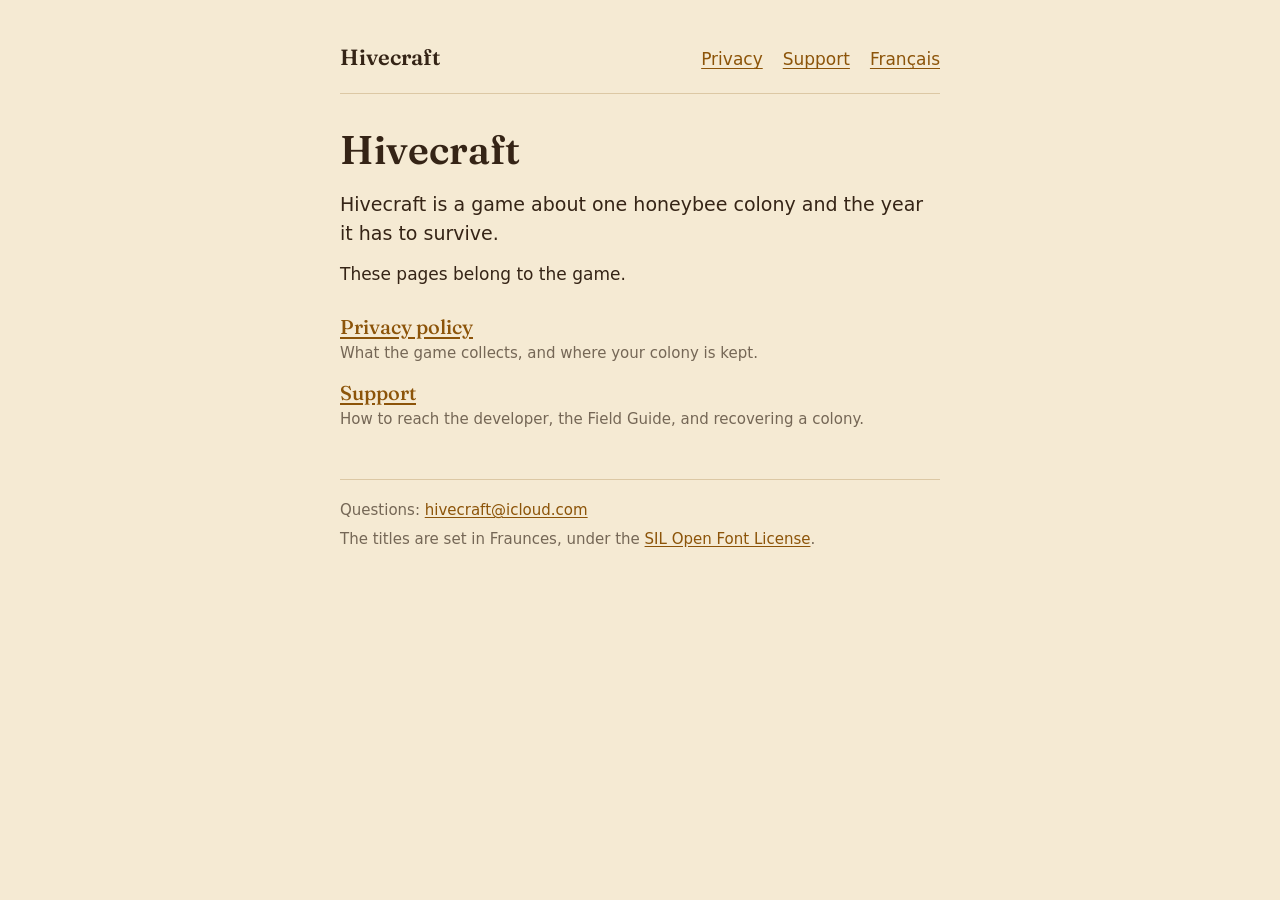
<file: index.html>
<!doctype html>
<html lang="en">
<head>
  <meta charset="utf-8">
  <meta name="viewport" content="width=device-width, initial-scale=1">
  <meta name="color-scheme" content="light dark">
  <title>Hivecraft</title>
  <meta name="description" content="Hivecraft is a game about one honeybee colony and the year it has to survive.">
  <link rel="stylesheet" href="style.css">
  <link rel="alternate" hreflang="fr" href="fr/index.html">
</head>
<body>
<div class="page">
  <header class="site">
    <a class="name" href="index.html">Hivecraft</a>
    <nav aria-label="Pages"><ul>
      <li><a href="privacy.html">Privacy</a></li>
      <li><a href="support.html">Support</a></li>
      <li><a href="fr/index.html" hreflang="fr" lang="fr">Français</a></li>
    </ul></nav>
  </header>
  <main>
    <h1>Hivecraft</h1>
    <p class="lede">Hivecraft is a game about one honeybee colony and the year it has to survive.</p>
    <p>These pages belong to the game.</p>
    <ul class="pages">
      <li><a href="privacy.html">Privacy policy</a><span>What the game collects, and where your colony is kept.</span></li>
      <li><a href="support.html">Support</a><span>How to reach the developer, the Field Guide, and recovering a colony.</span></li>
    </ul>
  </main>
  <footer class="site">
<p>Questions: <a href="mailto:hivecraft@icloud.com">hivecraft@icloud.com</a></p>
<p>The titles are set in Fraunces, under the <a href="OFL.txt">SIL Open Font License</a>.</p>
  </footer>
</div>
</body>
</html>
</file>
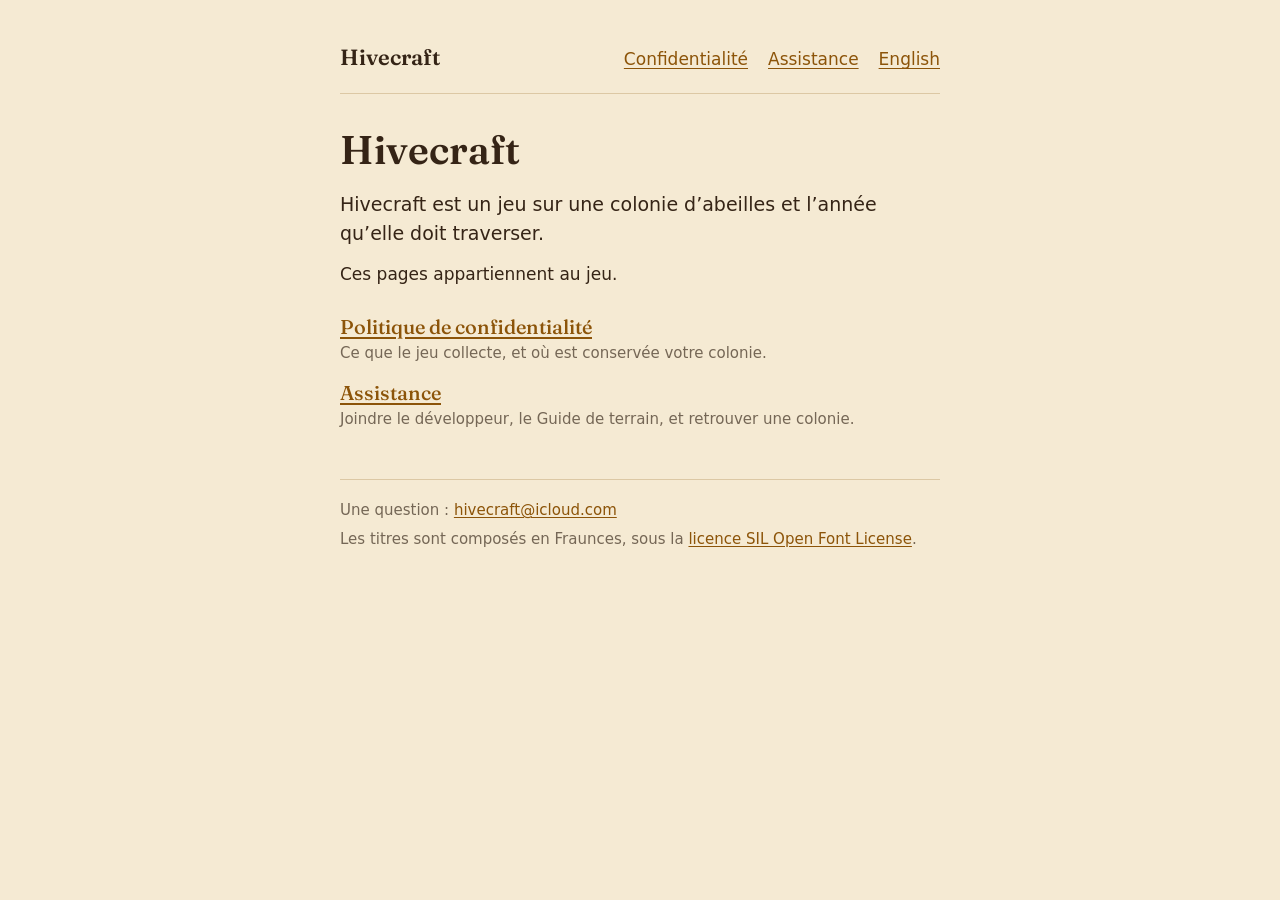
<file: fr/index.html>
<!doctype html>
<html lang="fr">
<head>
  <meta charset="utf-8">
  <meta name="viewport" content="width=device-width, initial-scale=1">
  <meta name="color-scheme" content="light dark">
  <title>Hivecraft</title>
  <meta name="description" content="Hivecraft est un jeu sur une colonie d’abeilles et l’année qu’elle doit traverser.">
  <link rel="stylesheet" href="../style.css">
  <link rel="alternate" hreflang="en" href="../index.html">
</head>
<body>
<div class="page">
  <header class="site">
    <a class="name" href="index.html">Hivecraft</a>
    <nav aria-label="Pages"><ul>
      <li><a href="privacy.html">Confidentialité</a></li>
      <li><a href="support.html">Assistance</a></li>
      <li><a href="../index.html" hreflang="en" lang="en">English</a></li>
    </ul></nav>
  </header>
  <main>
    <h1>Hivecraft</h1>
    <p class="lede">Hivecraft est un jeu sur une colonie d&rsquo;abeilles et l&rsquo;année qu&rsquo;elle doit traverser.</p>
    <p>Ces pages appartiennent au jeu.</p>
    <ul class="pages">
      <li><a href="privacy.html">Politique de confidentialité</a><span>Ce que le jeu collecte, et où est conservée votre colonie.</span></li>
      <li><a href="support.html">Assistance</a><span>Joindre le développeur, le Guide de terrain, et retrouver une colonie.</span></li>
    </ul>
  </main>
  <footer class="site">
<p>Une question&nbsp;: <a href="mailto:hivecraft@icloud.com">hivecraft@icloud.com</a></p>
<p>Les titres sont composés en Fraunces, sous la <a href="../OFL.txt">licence SIL Open Font License</a>.</p>
  </footer>
</div>
</body>
</html>
</file>
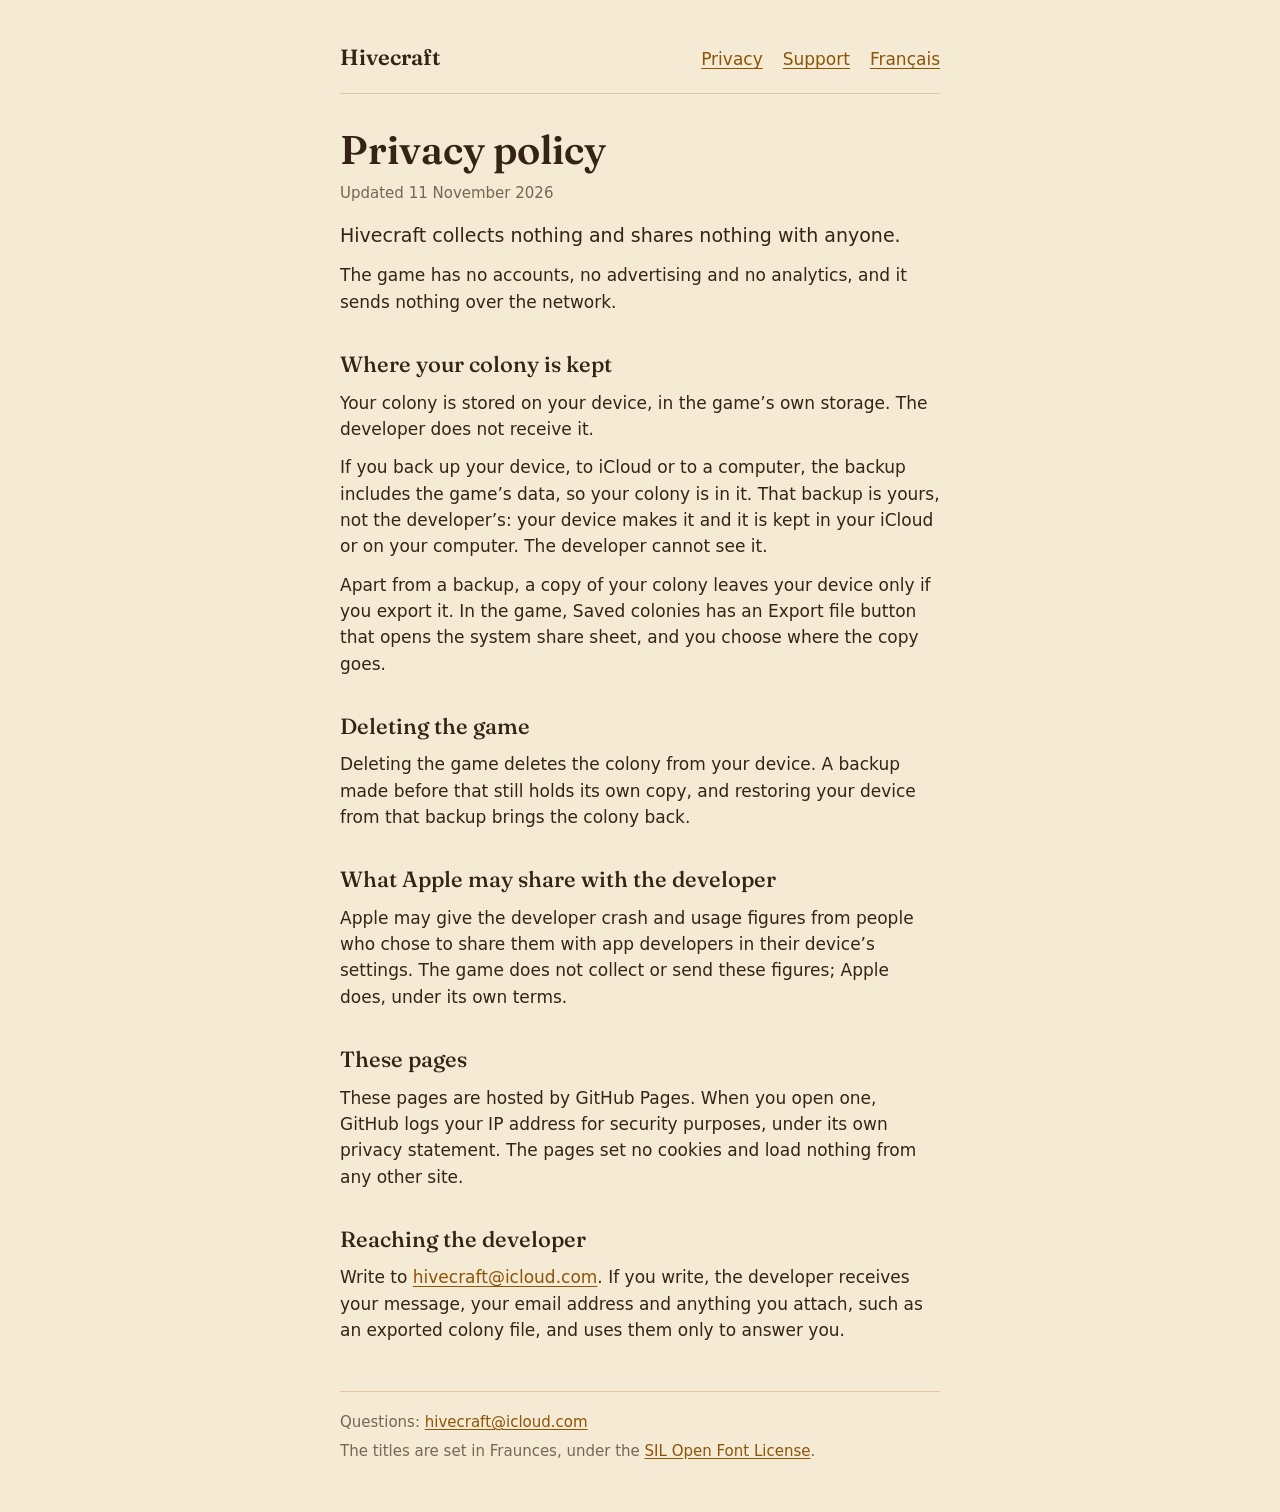
<file: privacy.html>
<!doctype html>
<html lang="en">
<head>
  <meta charset="utf-8">
  <meta name="viewport" content="width=device-width, initial-scale=1">
  <meta name="color-scheme" content="light dark">
  <title>Privacy policy · Hivecraft</title>
  <meta name="description" content="Hivecraft collects nothing and shares nothing with anyone. Where your colony is kept, and what a backup does.">
  <link rel="stylesheet" href="style.css">
  <link rel="alternate" hreflang="fr" href="fr/privacy.html">
</head>
<body>
<div class="page">
  <header class="site">
    <a class="name" href="index.html">Hivecraft</a>
    <nav aria-label="Pages"><ul>
      <li><a href="privacy.html">Privacy</a></li>
      <li><a href="support.html">Support</a></li>
      <li><a href="fr/privacy.html" hreflang="fr" lang="fr">Français</a></li>
    </ul></nav>
  </header>
  <main>
    <h1>Privacy policy</h1>
    <p class="updated">Updated <time datetime="2026-11-11">11 November 2026</time></p>
    <p class="lede">Hivecraft collects nothing and shares nothing with anyone.</p>
    <p>The game has no accounts, no advertising and no analytics, and it sends nothing over the network.</p>

    <h2>Where your colony is kept</h2>
    <p>Your colony is stored on your device, in the game&rsquo;s own storage. The developer does not receive it.</p>
    <p>If you back up your device, to iCloud or to a computer, the backup includes the game&rsquo;s data, so your colony is in it. That backup is yours, not the developer&rsquo;s: your device makes it and it is kept in your iCloud or on your computer. The developer cannot see it.</p>
    <p>Apart from a backup, a copy of your colony leaves your device only if you export it. In the game, Saved colonies has an Export file button that opens the system share sheet, and you choose where the copy goes.</p>

    <h2>Deleting the game</h2>
    <p>Deleting the game deletes the colony from your device. A backup made before that still holds its own copy, and restoring your device from that backup brings the colony back.</p>

    <h2>What Apple may share with the developer</h2>
    <p>Apple may give the developer crash and usage figures from people who chose to share them with app developers in their device&rsquo;s settings. The game does not collect or send these figures; Apple does, under its own terms.</p>

    <h2>These pages</h2>
    <p>These pages are hosted by GitHub Pages. When you open one, GitHub logs your IP address for security purposes, under its own privacy statement. The pages set no cookies and load nothing from any other site.</p>

    <h2>Reaching the developer</h2>
    <p>Write to <a href="mailto:hivecraft@icloud.com">hivecraft@icloud.com</a>. If you write, the developer receives your message, your email address and anything you attach, such as an exported colony file, and uses them only to answer you.</p>
  </main>
  <footer class="site">
<p>Questions: <a href="mailto:hivecraft@icloud.com">hivecraft@icloud.com</a></p>
<p>The titles are set in Fraunces, under the <a href="OFL.txt">SIL Open Font License</a>.</p>
  </footer>
</div>
</body>
</html>
</file>
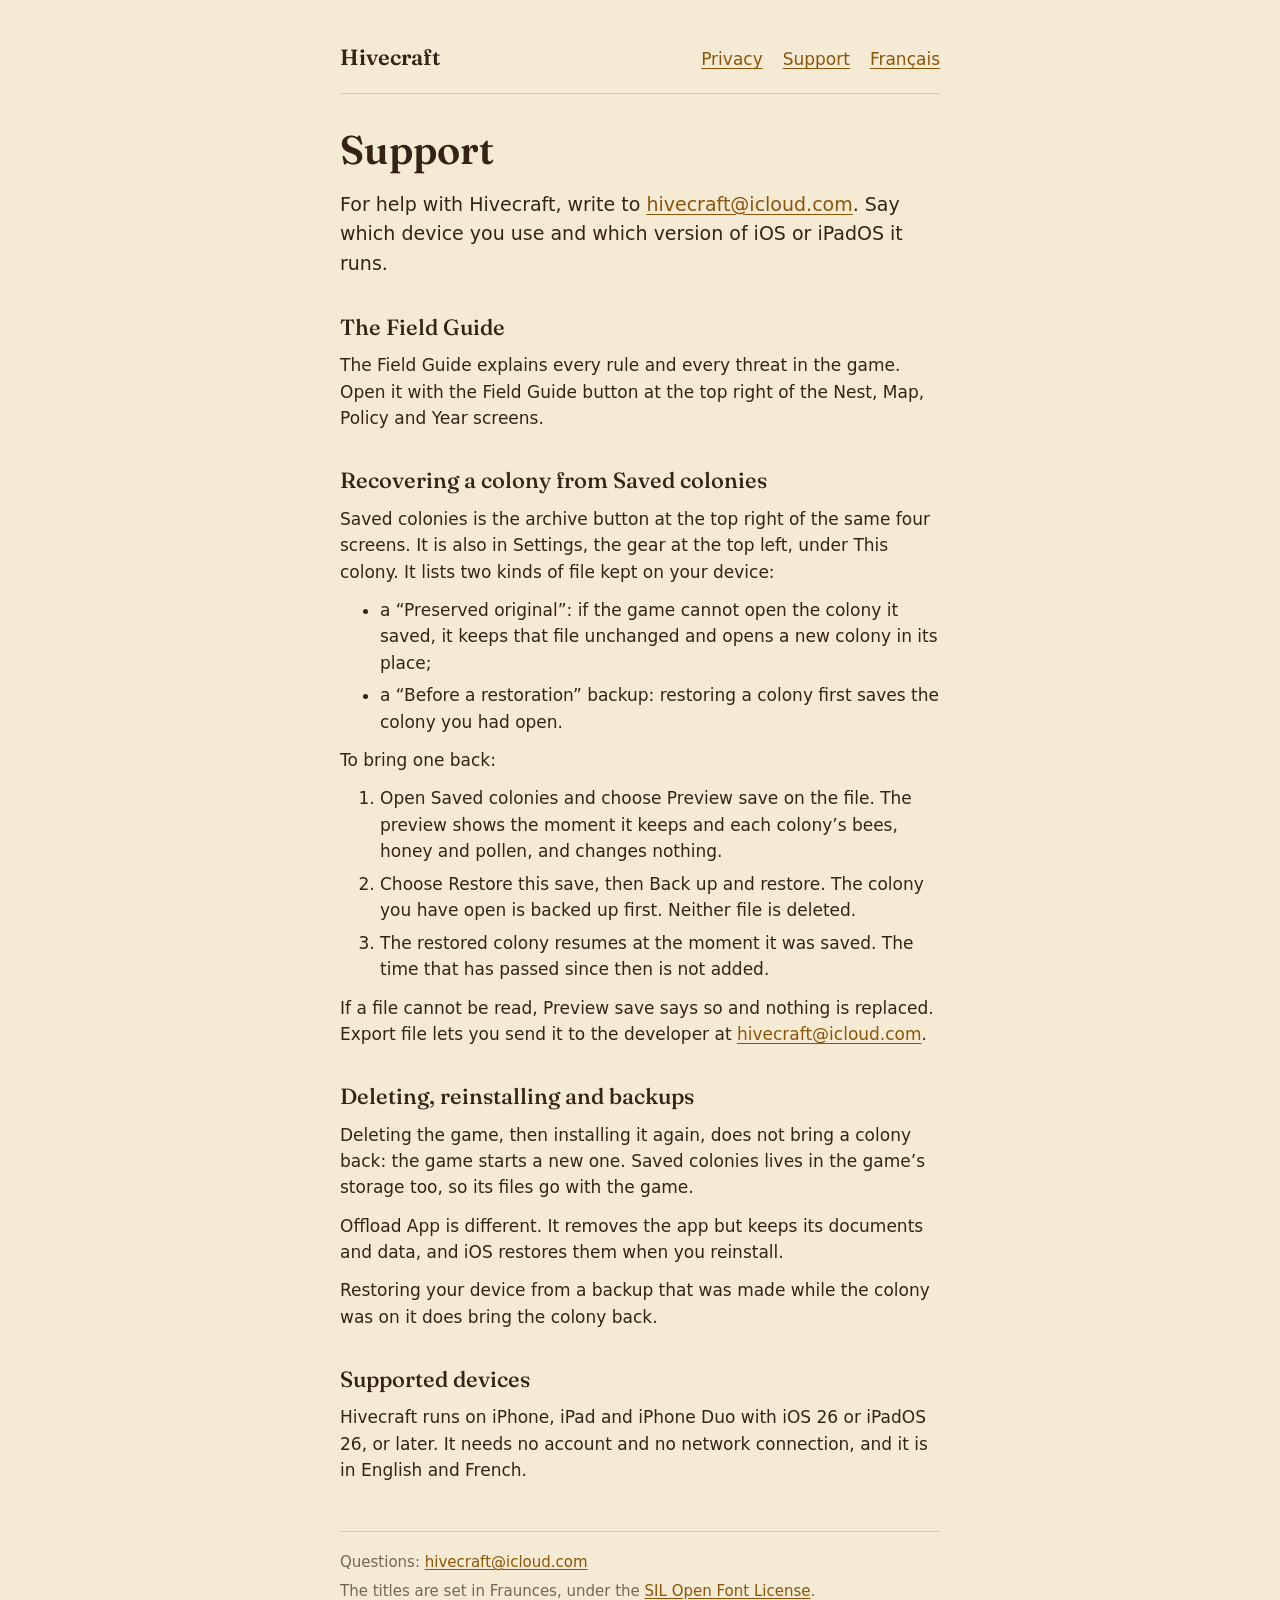
<file: support.html>
<!doctype html>
<html lang="en">
<head>
  <meta charset="utf-8">
  <meta name="viewport" content="width=device-width, initial-scale=1">
  <meta name="color-scheme" content="light dark">
  <title>Support · Hivecraft</title>
  <meta name="description" content="Support for Hivecraft: how to reach the developer, the Field Guide, recovering a colony, and supported devices.">
  <link rel="stylesheet" href="style.css">
  <link rel="alternate" hreflang="fr" href="fr/support.html">
</head>
<body>
<div class="page">
  <header class="site">
    <a class="name" href="index.html">Hivecraft</a>
    <nav aria-label="Pages"><ul>
      <li><a href="privacy.html">Privacy</a></li>
      <li><a href="support.html">Support</a></li>
      <li><a href="fr/support.html" hreflang="fr" lang="fr">Français</a></li>
    </ul></nav>
  </header>
  <main>
    <h1>Support</h1>
    <p class="lede">For help with Hivecraft, write to <a href="mailto:hivecraft@icloud.com">hivecraft@icloud.com</a>. Say which device you use and which version of iOS or iPadOS it runs.</p>

    <h2>The Field Guide</h2>
    <p>The Field Guide explains every rule and every threat in the game. Open it with the Field Guide button at the top right of the Nest, Map, Policy and Year screens.</p>

    <h2>Recovering a colony from Saved colonies</h2>
    <p>Saved colonies is the archive button at the top right of the same four screens. It is also in Settings, the gear at the top left, under This colony. It lists two kinds of file kept on your device:</p>
    <ul>
      <li>a &ldquo;Preserved original&rdquo;: if the game cannot open the colony it saved, it keeps that file unchanged and opens a new colony in its place;</li>
      <li>a &ldquo;Before a restoration&rdquo; backup: restoring a colony first saves the colony you had open.</li>
    </ul>
    <p>To bring one back:</p>
    <ol>
      <li>Open Saved colonies and choose Preview save on the file. The preview shows the moment it keeps and each colony&rsquo;s bees, honey and pollen, and changes nothing.</li>
      <li>Choose Restore this save, then Back up and restore. The colony you have open is backed up first. Neither file is deleted.</li>
      <li>The restored colony resumes at the moment it was saved. The time that has passed since then is not added.</li>
    </ol>
    <p>If a file cannot be read, Preview save says so and nothing is replaced. Export file lets you send it to the developer at <a href="mailto:hivecraft@icloud.com">hivecraft@icloud.com</a>.</p>

    <h2>Deleting, reinstalling and backups</h2>
    <p>Deleting the game, then installing it again, does not bring a colony back: the game starts a new one. Saved colonies lives in the game&rsquo;s storage too, so its files go with the game.</p>
    <p>Offload App is different. It removes the app but keeps its documents and data, and iOS restores them when you reinstall.</p>
    <p>Restoring your device from a backup that was made while the colony was on it does bring the colony back.</p>

    <h2>Supported devices</h2>
    <p>Hivecraft runs on iPhone, iPad and iPhone Duo with iOS 26 or iPadOS 26, or later. It needs no account and no network connection, and it is in English and French.</p>
  </main>
  <footer class="site">
<p>Questions: <a href="mailto:hivecraft@icloud.com">hivecraft@icloud.com</a></p>
<p>The titles are set in Fraunces, under the <a href="OFL.txt">SIL Open Font License</a>.</p>
  </footer>
</div>
</body>
</html>
</file>
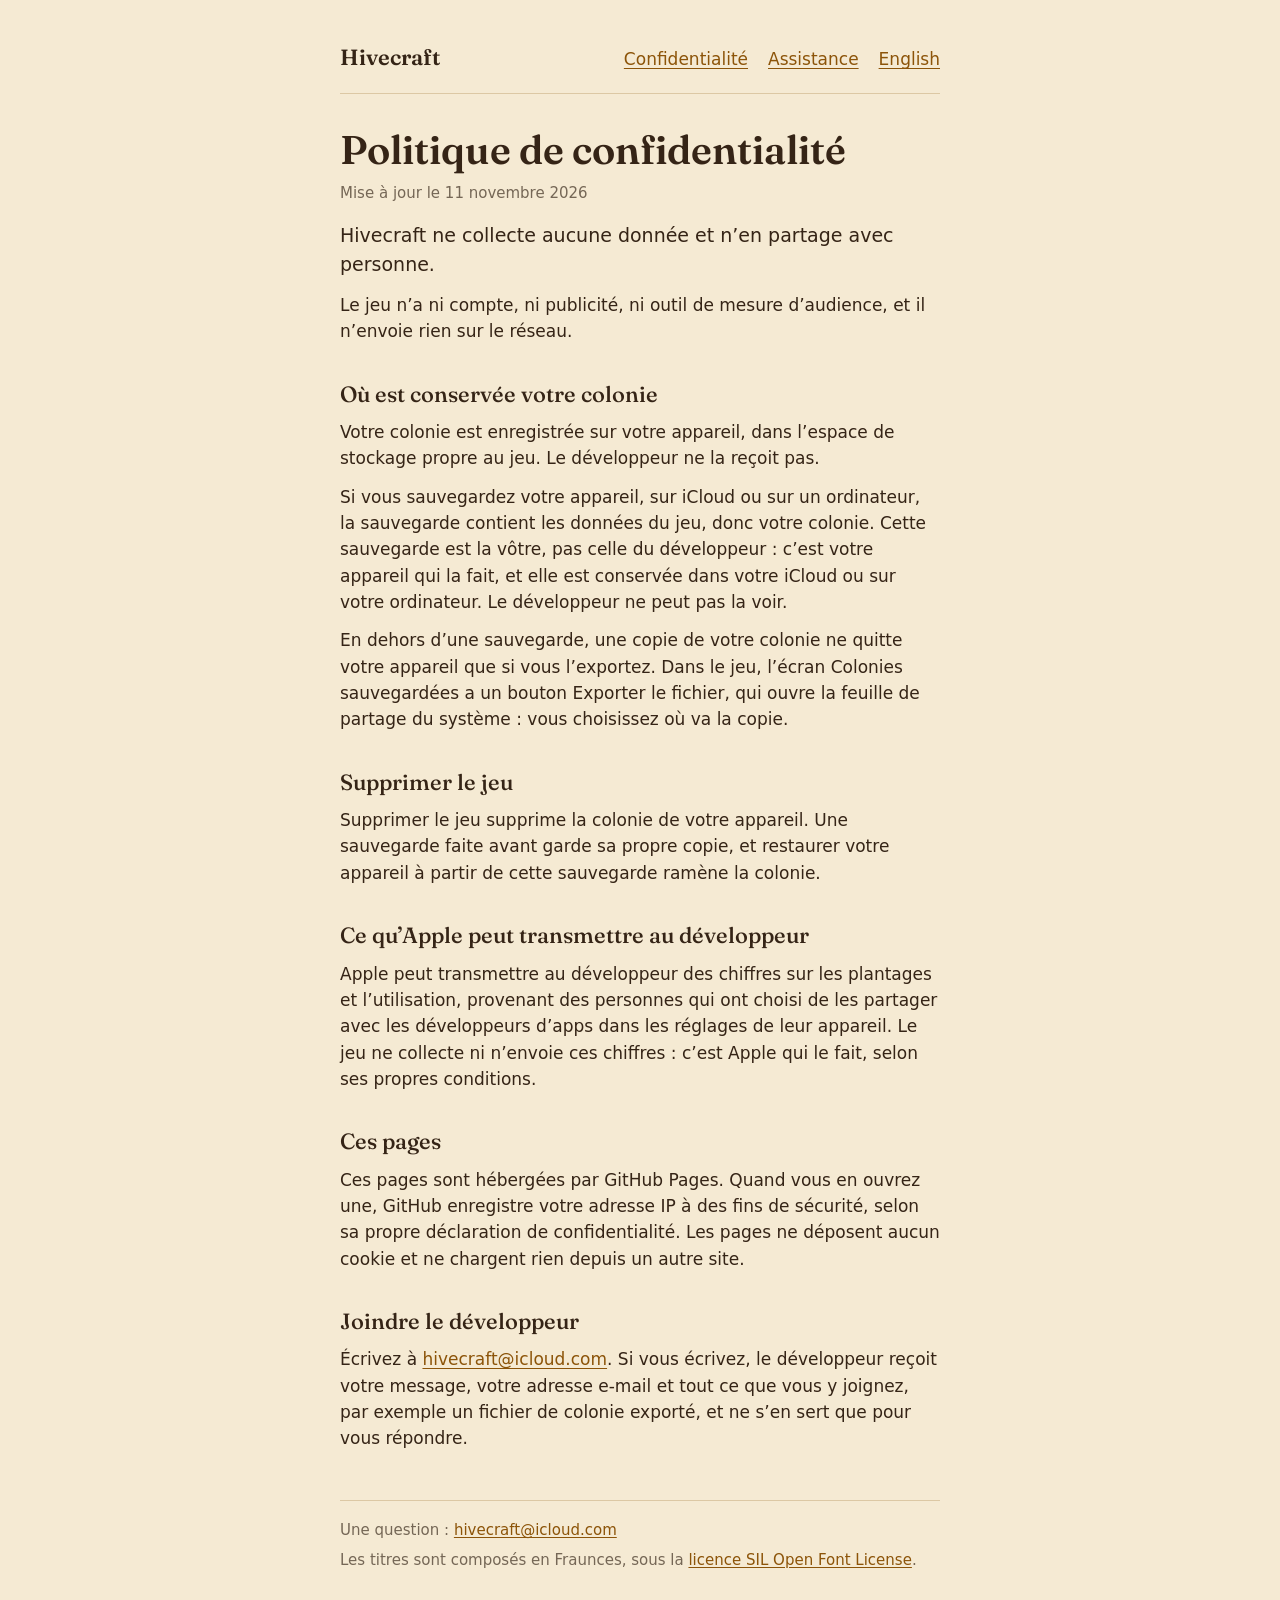
<file: fr/privacy.html>
<!doctype html>
<html lang="fr">
<head>
  <meta charset="utf-8">
  <meta name="viewport" content="width=device-width, initial-scale=1">
  <meta name="color-scheme" content="light dark">
  <title>Politique de confidentialité · Hivecraft</title>
  <meta name="description" content="Hivecraft ne collecte aucune donnée et n’en partage avec personne. Où est conservée votre colonie, et ce que fait une sauvegarde.">
  <link rel="stylesheet" href="../style.css">
  <link rel="alternate" hreflang="en" href="../privacy.html">
</head>
<body>
<div class="page">
  <header class="site">
    <a class="name" href="index.html">Hivecraft</a>
    <nav aria-label="Pages"><ul>
      <li><a href="privacy.html">Confidentialité</a></li>
      <li><a href="support.html">Assistance</a></li>
      <li><a href="../privacy.html" hreflang="en" lang="en">English</a></li>
    </ul></nav>
  </header>
  <main>
    <h1>Politique de confidentialité</h1>
    <p class="updated">Mise à jour le <time datetime="2026-11-11">11 novembre 2026</time></p>
    <p class="lede">Hivecraft ne collecte aucune donnée et n&rsquo;en partage avec personne.</p>
    <p>Le jeu n&rsquo;a ni compte, ni publicité, ni outil de mesure d&rsquo;audience, et il n&rsquo;envoie rien sur le réseau.</p>

    <h2>Où est conservée votre colonie</h2>
    <p>Votre colonie est enregistrée sur votre appareil, dans l&rsquo;espace de stockage propre au jeu. Le développeur ne la reçoit pas.</p>
    <p>Si vous sauvegardez votre appareil, sur iCloud ou sur un ordinateur, la sauvegarde contient les données du jeu, donc votre colonie. Cette sauvegarde est la vôtre, pas celle du développeur&nbsp;: c&rsquo;est votre appareil qui la fait, et elle est conservée dans votre iCloud ou sur votre ordinateur. Le développeur ne peut pas la voir.</p>
    <p>En dehors d&rsquo;une sauvegarde, une copie de votre colonie ne quitte votre appareil que si vous l&rsquo;exportez. Dans le jeu, l&rsquo;écran Colonies sauvegardées a un bouton Exporter le fichier, qui ouvre la feuille de partage du système&nbsp;: vous choisissez où va la copie.</p>

    <h2>Supprimer le jeu</h2>
    <p>Supprimer le jeu supprime la colonie de votre appareil. Une sauvegarde faite avant garde sa propre copie, et restaurer votre appareil à partir de cette sauvegarde ramène la colonie.</p>

    <h2>Ce qu&rsquo;Apple peut transmettre au développeur</h2>
    <p>Apple peut transmettre au développeur des chiffres sur les plantages et l&rsquo;utilisation, provenant des personnes qui ont choisi de les partager avec les développeurs d&rsquo;apps dans les réglages de leur appareil. Le jeu ne collecte ni n&rsquo;envoie ces chiffres&nbsp;: c&rsquo;est Apple qui le fait, selon ses propres conditions.</p>

    <h2>Ces pages</h2>
    <p>Ces pages sont hébergées par GitHub Pages. Quand vous en ouvrez une, GitHub enregistre votre adresse IP à des fins de sécurité, selon sa propre déclaration de confidentialité. Les pages ne déposent aucun cookie et ne chargent rien depuis un autre site.</p>

    <h2>Joindre le développeur</h2>
    <p>Écrivez à <a href="mailto:hivecraft@icloud.com">hivecraft@icloud.com</a>. Si vous écrivez, le développeur reçoit votre message, votre adresse e-mail et tout ce que vous y joignez, par exemple un fichier de colonie exporté, et ne s&rsquo;en sert que pour vous répondre.</p>
  </main>
  <footer class="site">
<p>Une question&nbsp;: <a href="mailto:hivecraft@icloud.com">hivecraft@icloud.com</a></p>
<p>Les titres sont composés en Fraunces, sous la <a href="../OFL.txt">licence SIL Open Font License</a>.</p>
  </footer>
</div>
</body>
</html>
</file>
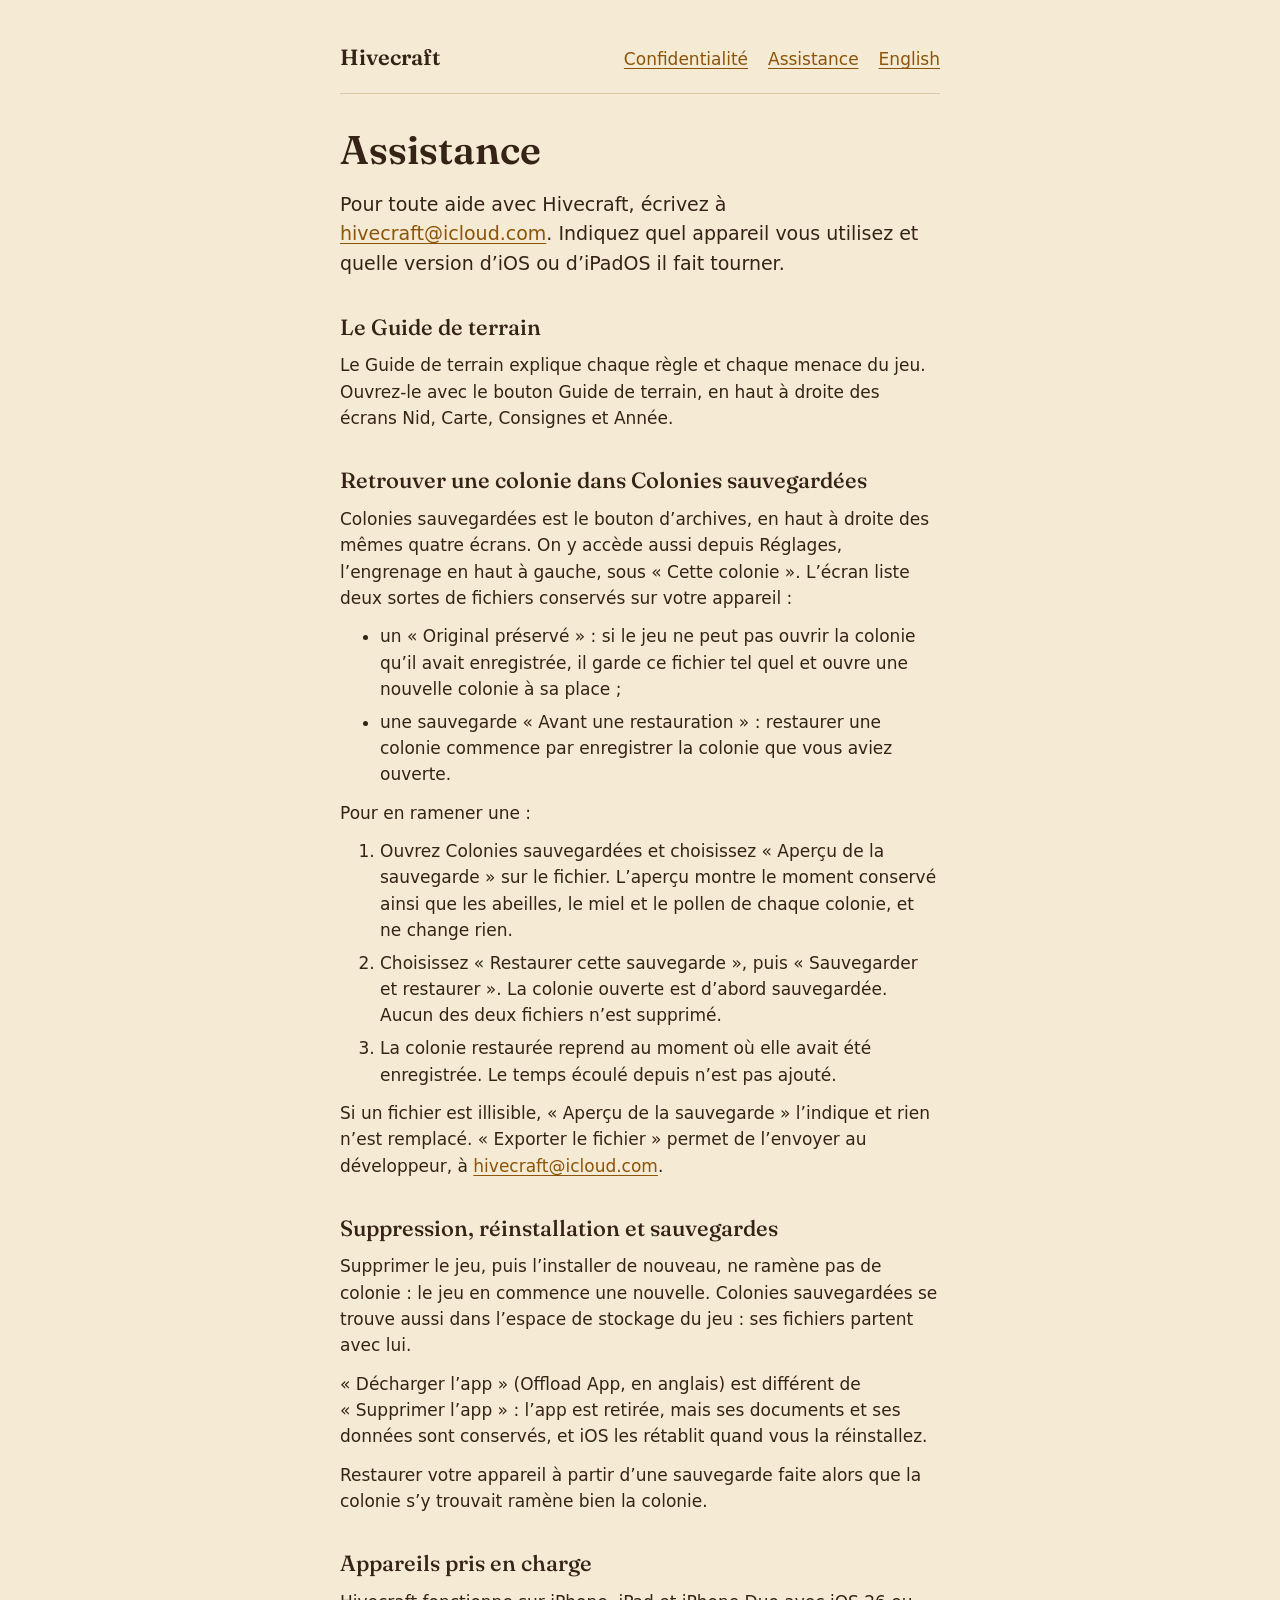
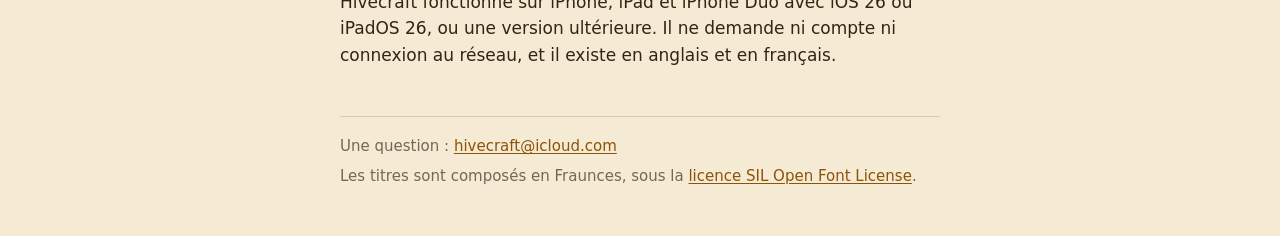
<file: fr/support.html>
<!doctype html>
<html lang="fr">
<head>
  <meta charset="utf-8">
  <meta name="viewport" content="width=device-width, initial-scale=1">
  <meta name="color-scheme" content="light dark">
  <title>Assistance · Hivecraft</title>
  <meta name="description" content="Assistance pour Hivecraft&nbsp;: joindre le développeur, le Guide de terrain, retrouver une colonie et appareils pris en charge.">
  <link rel="stylesheet" href="../style.css">
  <link rel="alternate" hreflang="en" href="../support.html">
</head>
<body>
<div class="page">
  <header class="site">
    <a class="name" href="index.html">Hivecraft</a>
    <nav aria-label="Pages"><ul>
      <li><a href="privacy.html">Confidentialité</a></li>
      <li><a href="support.html">Assistance</a></li>
      <li><a href="../support.html" hreflang="en" lang="en">English</a></li>
    </ul></nav>
  </header>
  <main>
    <h1>Assistance</h1>
    <p class="lede">Pour toute aide avec Hivecraft, écrivez à <a href="mailto:hivecraft@icloud.com">hivecraft@icloud.com</a>. Indiquez quel appareil vous utilisez et quelle version d&rsquo;iOS ou d&rsquo;iPadOS il fait tourner.</p>

    <h2>Le Guide de terrain</h2>
    <p>Le Guide de terrain explique chaque règle et chaque menace du jeu. Ouvrez-le avec le bouton Guide de terrain, en haut à droite des écrans Nid, Carte, Consignes et Année.</p>

    <h2>Retrouver une colonie dans Colonies sauvegardées</h2>
    <p>Colonies sauvegardées est le bouton d&rsquo;archives, en haut à droite des mêmes quatre écrans. On y accède aussi depuis Réglages, l&rsquo;engrenage en haut à gauche, sous «&nbsp;Cette colonie&nbsp;». L&rsquo;écran liste deux sortes de fichiers conservés sur votre appareil&nbsp;:</p>
    <ul>
      <li>un «&nbsp;Original préservé&nbsp;»&nbsp;: si le jeu ne peut pas ouvrir la colonie qu&rsquo;il avait enregistrée, il garde ce fichier tel quel et ouvre une nouvelle colonie à sa place&nbsp;;</li>
      <li>une sauvegarde «&nbsp;Avant une restauration&nbsp;»&nbsp;: restaurer une colonie commence par enregistrer la colonie que vous aviez ouverte.</li>
    </ul>
    <p>Pour en ramener une&nbsp;:</p>
    <ol>
      <li>Ouvrez Colonies sauvegardées et choisissez «&nbsp;Aperçu de la sauvegarde&nbsp;» sur le fichier. L&rsquo;aperçu montre le moment conservé ainsi que les abeilles, le miel et le pollen de chaque colonie, et ne change rien.</li>
      <li>Choisissez «&nbsp;Restaurer cette sauvegarde&nbsp;», puis «&nbsp;Sauvegarder et restaurer&nbsp;». La colonie ouverte est d&rsquo;abord sauvegardée. Aucun des deux fichiers n&rsquo;est supprimé.</li>
      <li>La colonie restaurée reprend au moment où elle avait été enregistrée. Le temps écoulé depuis n&rsquo;est pas ajouté.</li>
    </ol>
    <p>Si un fichier est illisible, «&nbsp;Aperçu de la sauvegarde&nbsp;» l&rsquo;indique et rien n&rsquo;est remplacé. «&nbsp;Exporter le fichier&nbsp;» permet de l&rsquo;envoyer au développeur, à <a href="mailto:hivecraft@icloud.com">hivecraft@icloud.com</a>.</p>

    <h2>Suppression, réinstallation et sauvegardes</h2>
    <p>Supprimer le jeu, puis l&rsquo;installer de nouveau, ne ramène pas de colonie&nbsp;: le jeu en commence une nouvelle. Colonies sauvegardées se trouve aussi dans l&rsquo;espace de stockage du jeu&nbsp;: ses fichiers partent avec lui.</p>
    <p>«&nbsp;Décharger l&rsquo;app&nbsp;» (Offload App, en anglais) est différent de «&nbsp;Supprimer l&rsquo;app&nbsp;»&nbsp;: l&rsquo;app est retirée, mais ses documents et ses données sont conservés, et iOS les rétablit quand vous la réinstallez.</p>
    <p>Restaurer votre appareil à partir d&rsquo;une sauvegarde faite alors que la colonie s&rsquo;y trouvait ramène bien la colonie.</p>

    <h2>Appareils pris en charge</h2>
    <p>Hivecraft fonctionne sur iPhone, iPad et iPhone Duo avec iOS 26 ou iPadOS 26, ou une version ultérieure. Il ne demande ni compte ni connexion au réseau, et il existe en anglais et en français.</p>
  </main>
  <footer class="site">
<p>Une question&nbsp;: <a href="mailto:hivecraft@icloud.com">hivecraft@icloud.com</a></p>
<p>Les titres sont composés en Fraunces, sous la <a href="../OFL.txt">licence SIL Open Font License</a>.</p>
  </footer>
</div>
</body>
</html>
</file>
<file: style.css>
/* Hivecraft's public pages. One stylesheet, one font, both from this folder:
   nothing here is fetched from another site (scripts/site-check.sh checks it).
   The colours are the game's own (App/Hivecraft/Assets.xcassets), light and dark. */

@font-face {
  font-family: "Fraunces";
  src: url("Fraunces-Variable.ttf") format("truetype");
  font-weight: 100 900;
  font-style: normal;
  font-display: swap;
}

:root {
  color-scheme: light dark;
  --ground: #F5EAD3;
  --card: #FFF9EC;
  --border: #DCC8A4;
  --ink: #352416;
  --detail: #756756;
  --accent: #8C5409;
}

@media (prefers-color-scheme: dark) {
  :root {
    --ground: #17110B;
    --card: #2B2117;
    --border: #5B4630;
    --ink: #F5EAD3;
    --detail: #B1A38F;
    --accent: #F4AE3D;
  }
}

* { box-sizing: border-box; }

html {
  -webkit-text-size-adjust: 100%;
  text-size-adjust: 100%;
}

body {
  margin: 0;
  background: var(--ground);
  color: var(--ink);
  font: 1.0625rem/1.55 system-ui, -apple-system, "Segoe UI", Roboto, sans-serif;
}

.page {
  max-width: 40rem;
  margin: 0 auto;
  padding: 1.25rem 1.25rem 3rem;
}

header.site {
  display: flex;
  flex-wrap: wrap;
  align-items: baseline;
  justify-content: space-between;
  gap: 0.5rem 1.5rem;
  padding-bottom: 0.75rem;
  border-bottom: 1px solid var(--border);
}

header.site .name {
  font-family: "Fraunces", Georgia, serif;
  font-weight: 600;
  font-size: 1.375rem;
  color: var(--ink);
  text-decoration: none;
}

nav ul {
  display: flex;
  flex-wrap: wrap;
  gap: 0.25rem 1.25rem;
  margin: 0;
  padding: 0;
  list-style: none;
}

nav a {
  display: inline-block;
  padding: 0.5rem 0;      /* a 44-point target on a phone */
}

a {
  color: var(--accent);
  text-underline-offset: 0.15em;
}

a:focus-visible {
  outline: 3px solid var(--accent);
  outline-offset: 2px;
  border-radius: 2px;
}

h1, h2 {
  font-family: "Fraunces", Georgia, serif;
  line-height: 1.2;
  margin: 0;
}

h1 {
  font-weight: 600;
  font-size: 2rem;
  margin-top: 2rem;
}

h2 {
  font-weight: 500;
  font-size: 1.375rem;
  margin-top: 2.25rem;
  margin-bottom: 0.25rem;
}

p, ul, ol { margin: 0.75rem 0 0; }
li { margin-top: 0.4rem; }

.lede {
  font-size: 1.1875rem;
  margin-top: 1rem;
}

.updated, footer.site {
  color: var(--detail);
  font-size: 0.9375rem;
}

.updated { margin-top: 0.5rem; }

.card {
  background: var(--card);
  border: 1px solid var(--border);
  border-radius: 0.75rem;
  padding: 0.25rem 1.1rem 1.1rem;
  margin-top: 1.5rem;
}

.card h2 { margin-top: 1rem; }

.pages {
  list-style: none;
  padding: 0;
  margin: 1.5rem 0 0;
}

.pages li { margin-top: 0.75rem; }

.pages a {
  font-family: "Fraunces", Georgia, serif;
  font-weight: 500;
  font-size: 1.25rem;
}

.pages span { display: block; color: var(--detail); font-size: 0.9375rem; }

footer.site {
  margin-top: 3rem;
  padding-top: 0.75rem;
  border-top: 1px solid var(--border);
}

footer.site p { margin-top: 0.4rem; }

@media (min-width: 48rem) {
  .page { padding-top: 2rem; }
  h1 { font-size: 2.5rem; }
}

@media (max-width: 22rem) {
  h1 { font-size: 1.75rem; }
}
</file>
